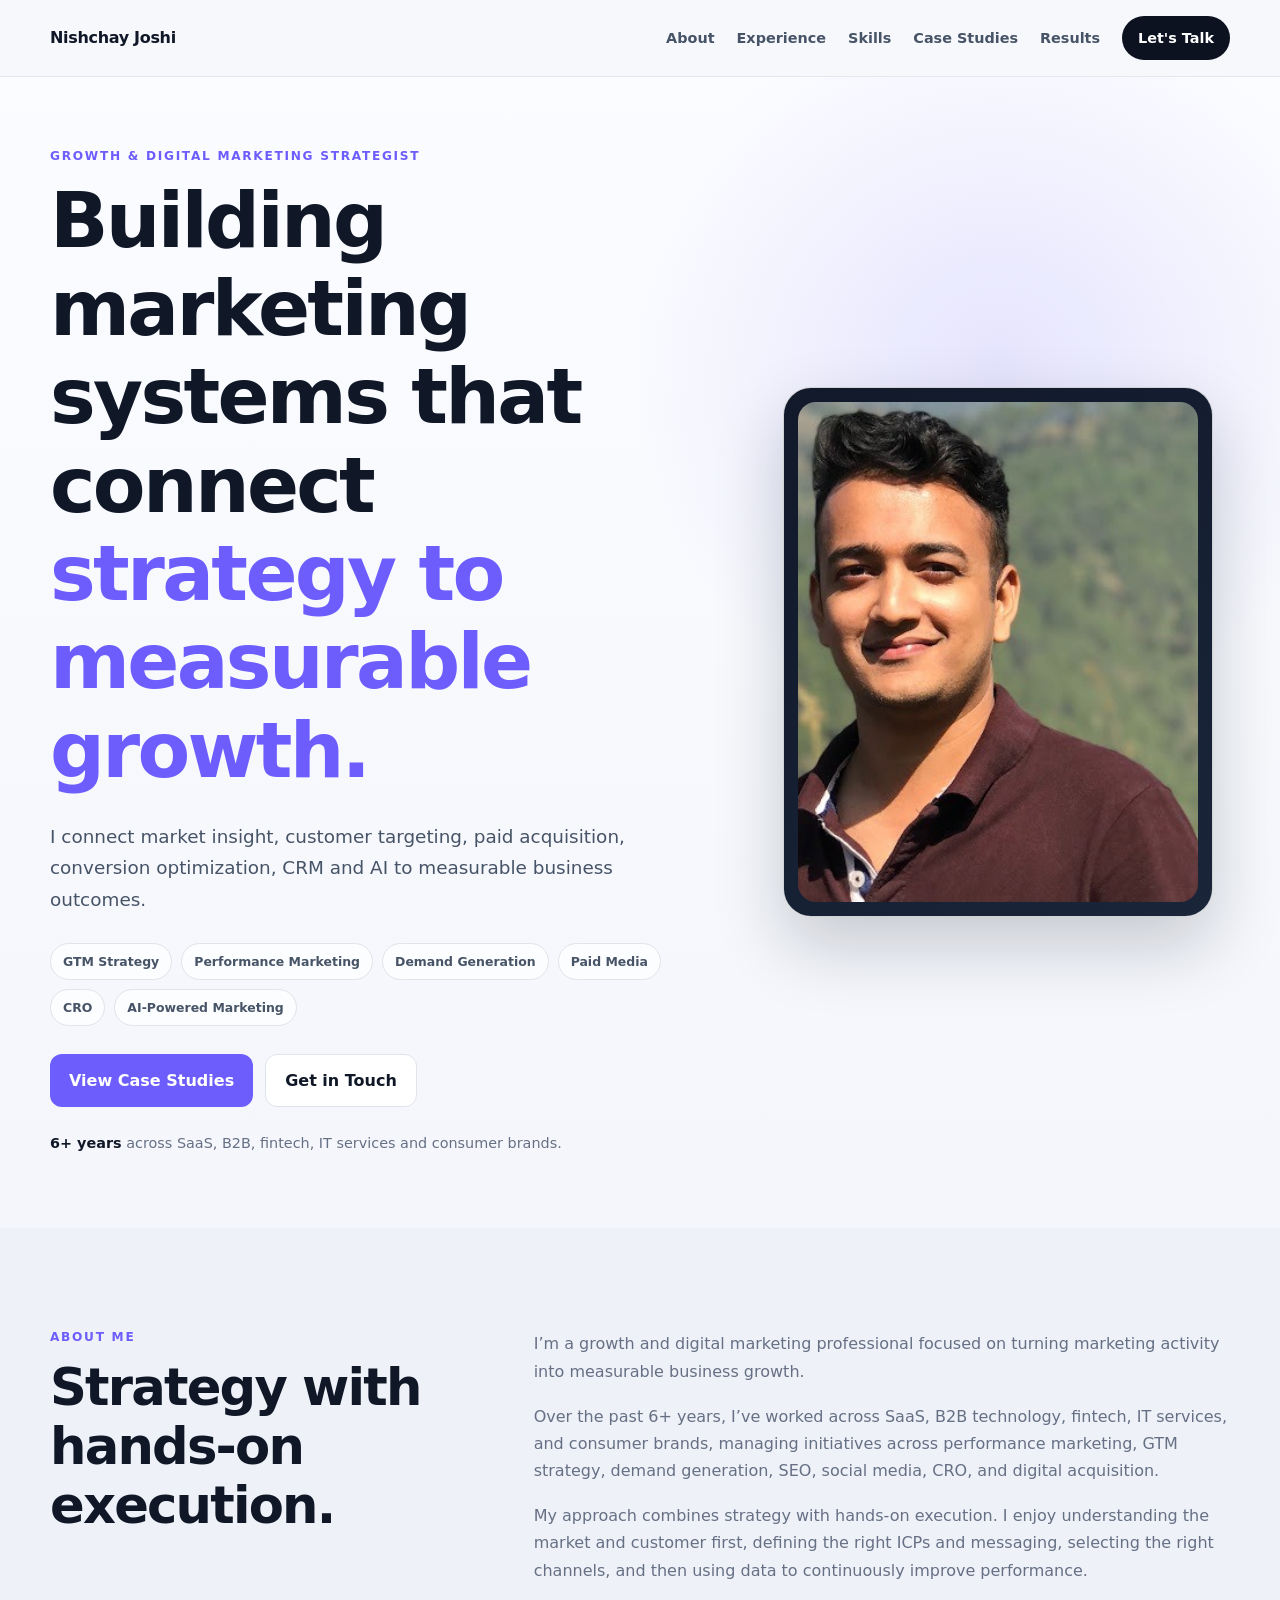
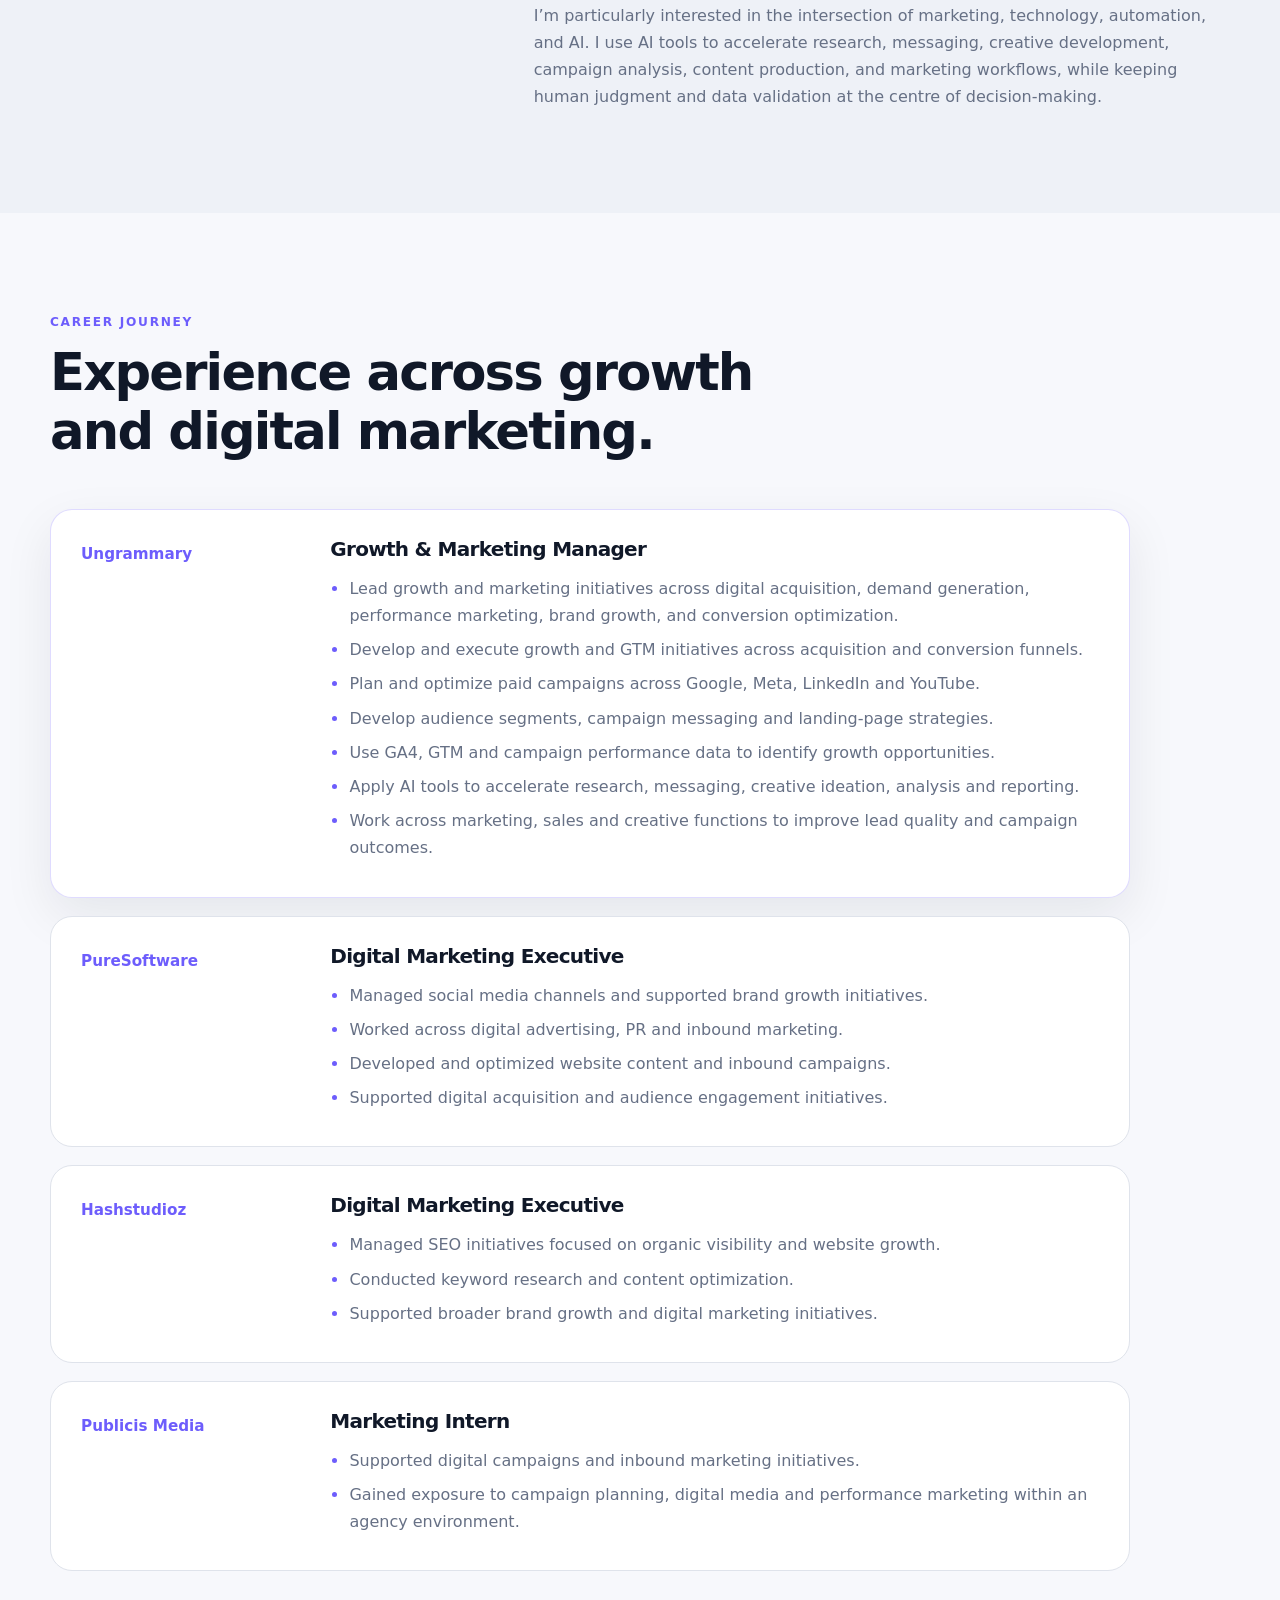
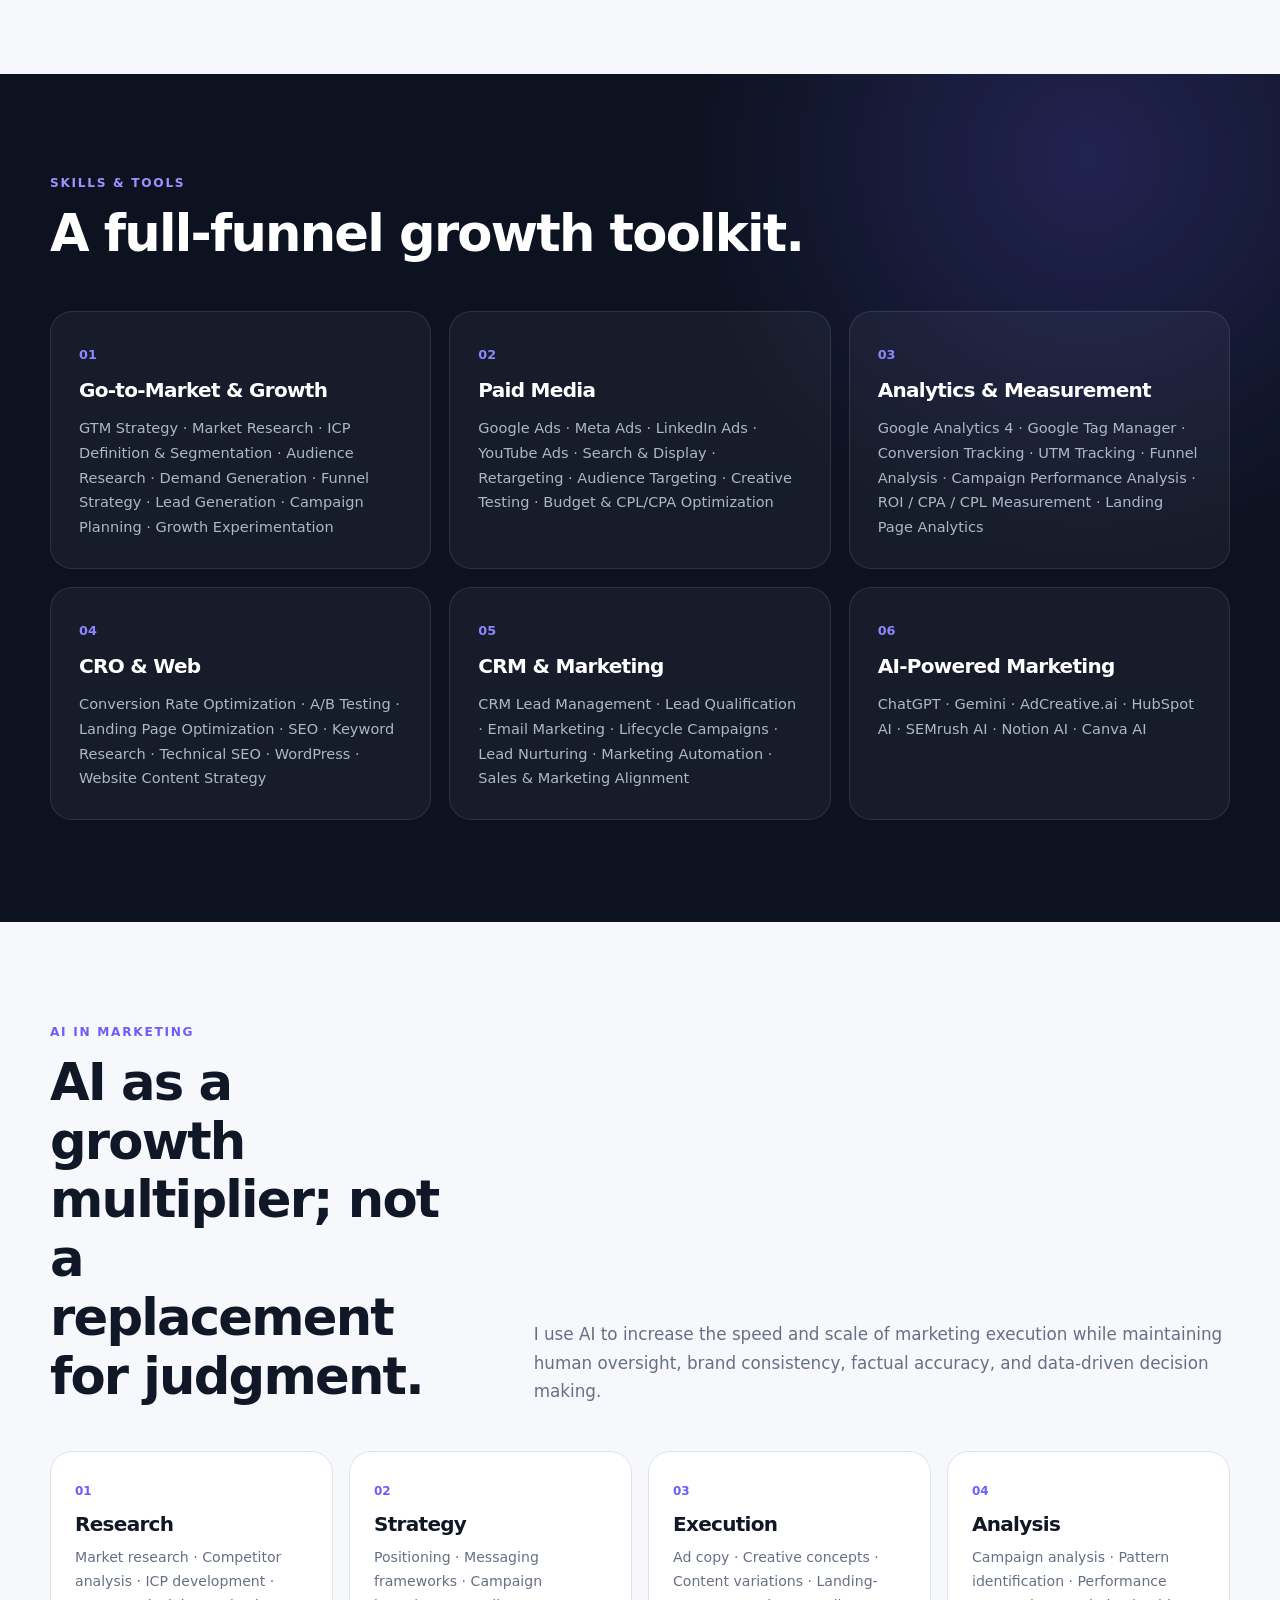
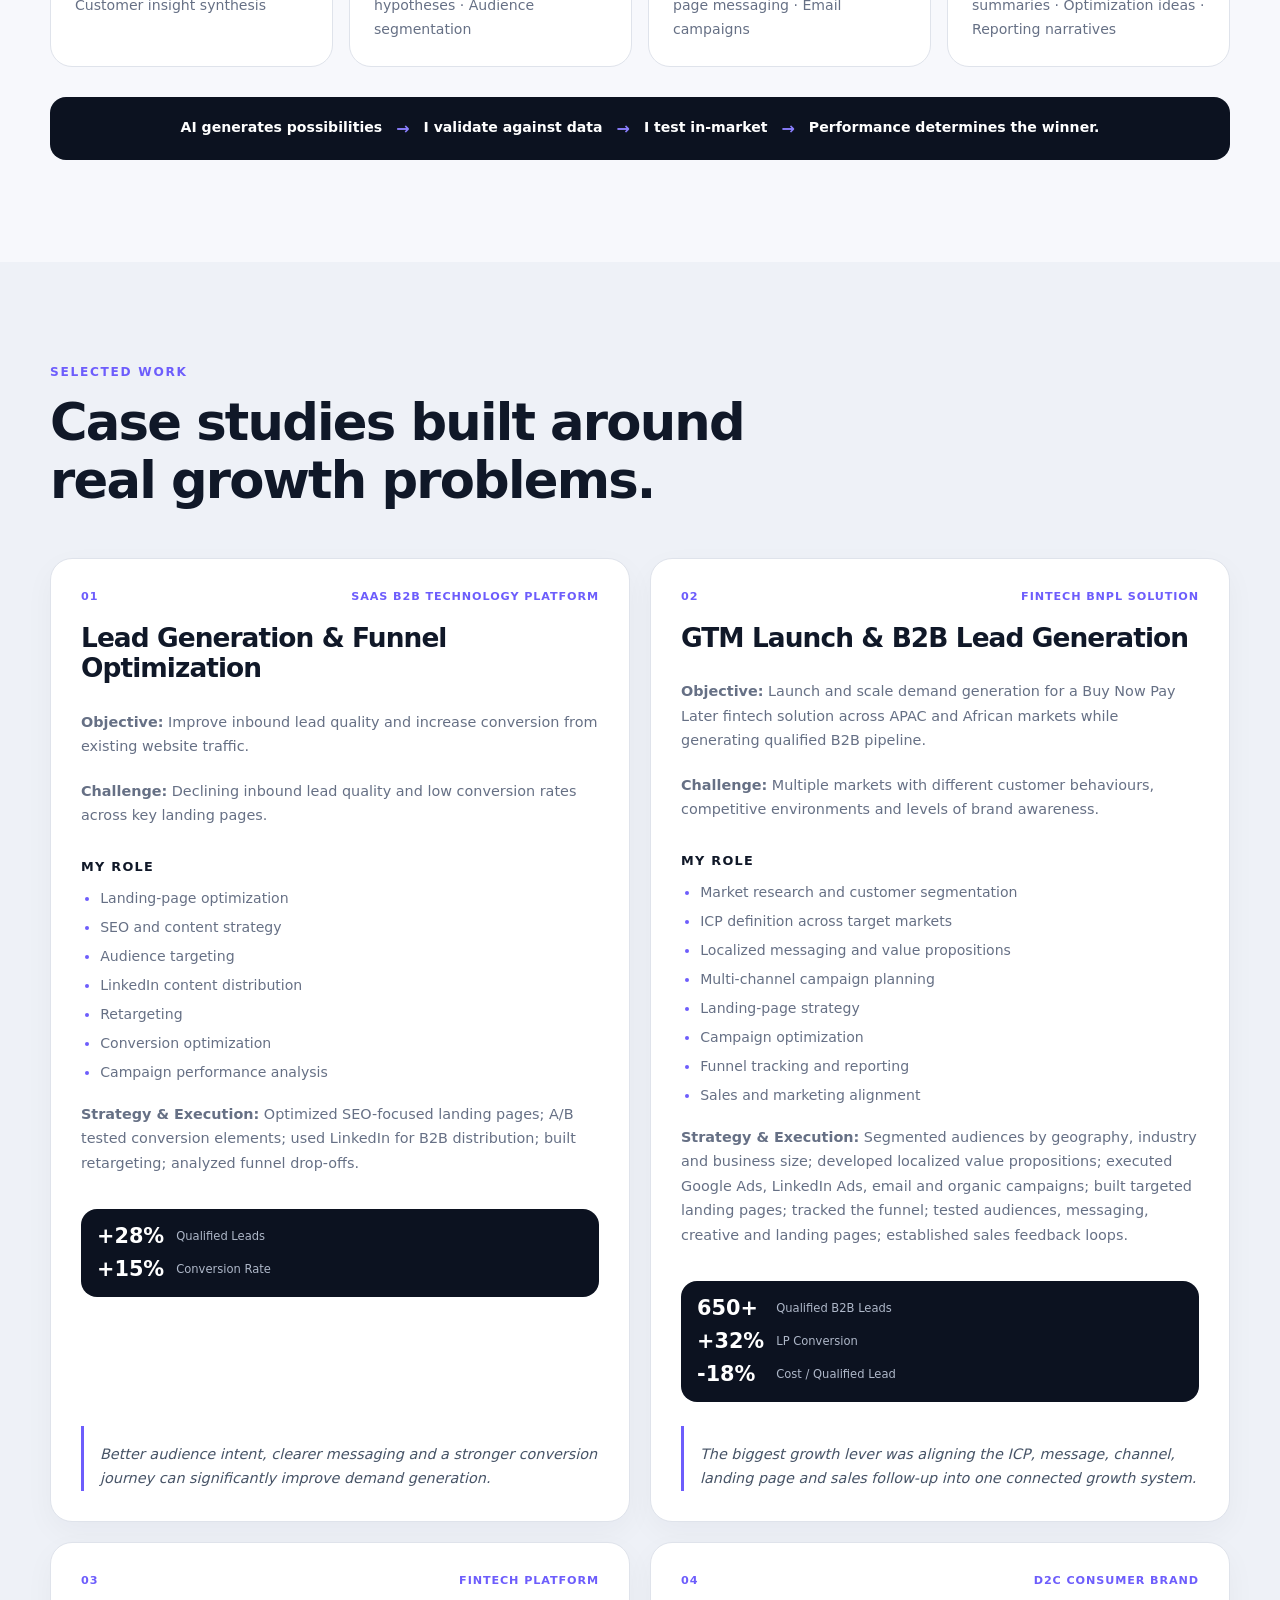
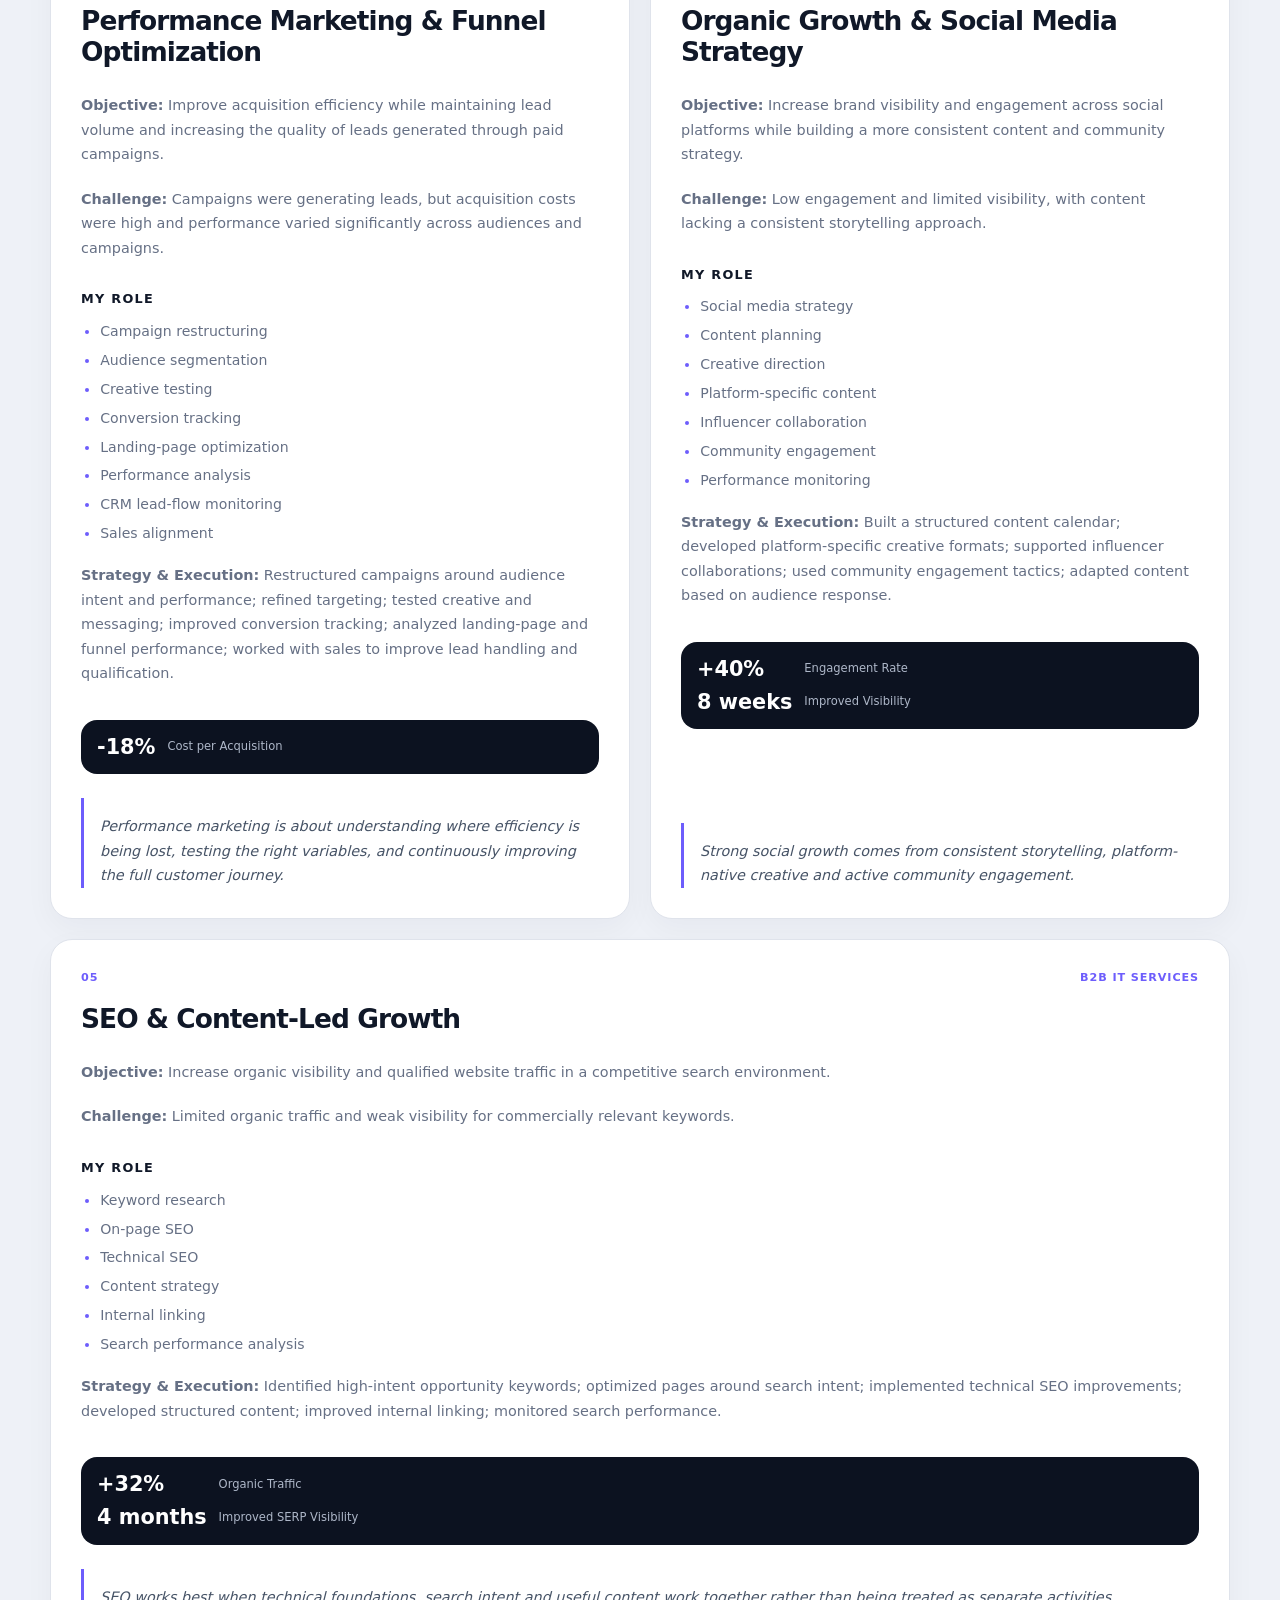
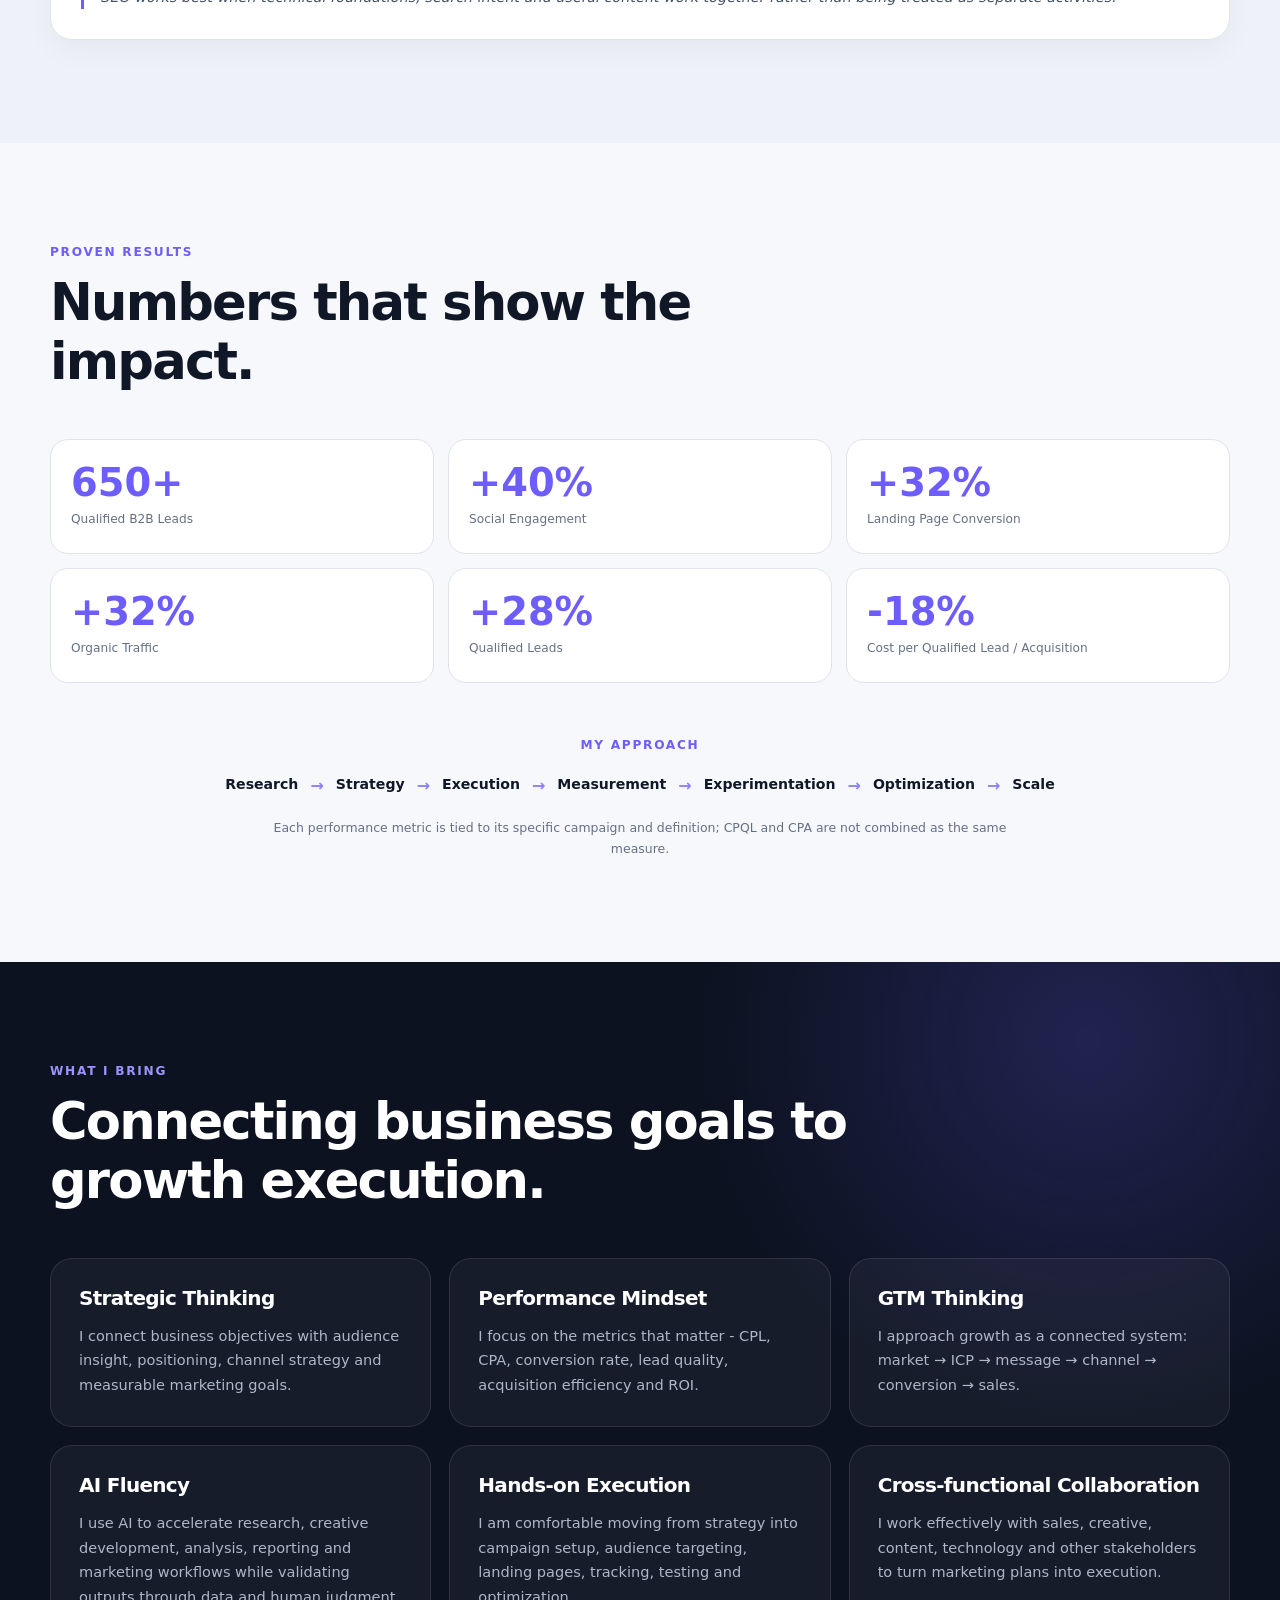
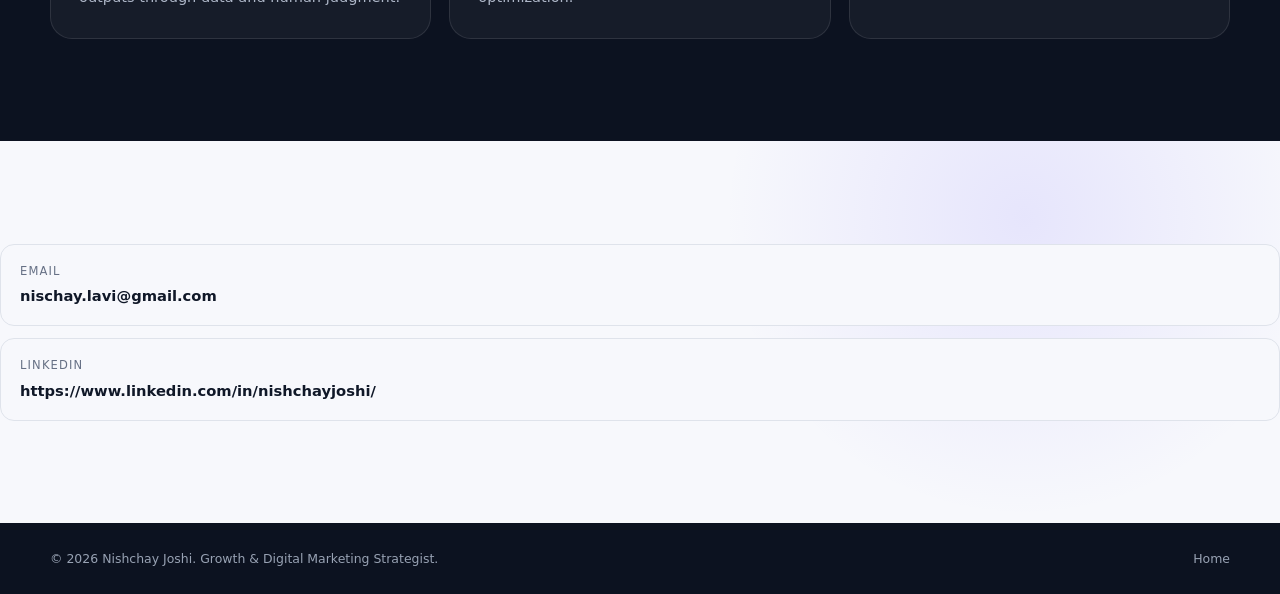
<file: index.html>
<!doctype html>
<html lang="en">
<head>
  <meta charset="utf-8">
  <meta name="viewport" content="width=device-width, initial-scale=1">
  <meta name="description" content="Nishchay Joshi — Growth & Digital Marketing Strategist. GTM Strategy, Performance Marketing, Demand Generation and AI-Powered Growth.">
  <meta name="author" content="Nishchay Joshi">
  <title>Nishchay Joshi | Growth & Digital Marketing Strategist</title>
  <link rel="stylesheet" href="style.css">
</head>

<body>
<header class="site-header">
  <div class="container nav-wrap">
    <a class="brand" href="./">Nishchay Joshi</a>
    <nav class="nav" aria-label="Main navigation">
      <a href="#about">About</a>
      <a href="#experience">Experience</a>
      <a href="#skills">Skills</a>
      <a href="#work">Case Studies</a>
      <a href="#results">Results</a>
      <a class="nav-button" href="#contact">Let's Talk</a>
    </nav>
  </div>
</header>

<main>
  <section class="hero" id="home">
    <div class="container hero-grid">
      <div class="hero-copy">
        <p class="eyebrow">Growth & Digital Marketing Strategist</p>
        <h1>Building marketing systems that connect <span>strategy to measurable growth.</span></h1>
        <p class="hero-text">
          I connect market insight, customer targeting, paid acquisition, conversion optimization,
          CRM and AI to measurable business outcomes.
        </p>

        <div class="chips">
          <span>GTM Strategy</span>
          <span>Performance Marketing</span>
          <span>Demand Generation</span>
          <span>Paid Media</span>
          <span>CRO</span>
          <span>AI-Powered Marketing</span>
        </div>

        <div class="actions">
          <a class="button primary" href="#work">View Case Studies</a>
          <a class="button secondary" href="#contact">Get in Touch</a>
        </div>

        <p class="small-note"><strong>6+ years</strong> across SaaS, B2B, fintech, IT services and consumer brands.</p>
      </div>

      <div class="hero-photo-wrap">
        <div class="hero-photo-card">
          <img src="portfolio-photo.jpeg" alt="Professional portrait" class="hero-photo">
          </div>
        </div>
      </div>
    </div>
  </section>

  <section class="section pale" id="about">
    <div class="container split">
      <div class="section-title">
        <p class="eyebrow">About Me</p>
        <h2>Strategy with hands-on execution.</h2>
      </div>
      <div class="copy">
        <p>I’m a growth and digital marketing professional focused on turning marketing activity into measurable business growth.</p>
        <p>Over the past 6+ years, I’ve worked across SaaS, B2B technology, fintech, IT services, and consumer brands, managing initiatives across performance marketing, GTM strategy, demand generation, SEO, social media, CRO, and digital acquisition.</p>
        <p>My approach combines strategy with hands-on execution. I enjoy understanding the market and customer first, defining the right ICPs and messaging, selecting the right channels, and then using data to continuously improve performance.</p>
        <p>I’m particularly interested in the intersection of marketing, technology, automation, and AI. I use AI tools to accelerate research, messaging, creative development, campaign analysis, content production, and marketing workflows, while keeping human judgment and data validation at the centre of decision-making.</p>
      </div>
    </div>
  </section>

  <section class="section" id="experience">
    <div class="container">
      <div class="section-head">
        <p class="eyebrow">Career Journey</p>
        <h2>Experience across growth and digital marketing.</h2>
      </div>

      <div class="experience-list">
        <article class="experience-card current">
          <div class="experience-meta">
            <strong>Ungrammary</strong>
          </div>
          <div>
            <h3>Growth & Marketing Manager</h3>
            <ul>
              <li>Lead growth and marketing initiatives across digital acquisition, demand generation, performance marketing, brand growth, and conversion optimization.</li>
              <li>Develop and execute growth and GTM initiatives across acquisition and conversion funnels.</li>
              <li>Plan and optimize paid campaigns across Google, Meta, LinkedIn and YouTube.</li>
              <li>Develop audience segments, campaign messaging and landing-page strategies.</li>
              <li>Use GA4, GTM and campaign performance data to identify growth opportunities.</li>
              <li>Apply AI tools to accelerate research, messaging, creative ideation, analysis and reporting.</li>
              <li>Work across marketing, sales and creative functions to improve lead quality and campaign outcomes.</li>
            </ul>
          </div>
        </article>

        <article class="experience-card">
          <div class="experience-meta"><strong>PureSoftware</strong></div>
          <div>
            <h3>Digital Marketing Executive</h3>
            <ul>
              <li>Managed social media channels and supported brand growth initiatives.</li>
              <li>Worked across digital advertising, PR and inbound marketing.</li>
              <li>Developed and optimized website content and inbound campaigns.</li>
              <li>Supported digital acquisition and audience engagement initiatives.</li>
            </ul>
          </div>
        </article>

        <article class="experience-card">
          <div class="experience-meta"><strong>Hashstudioz</strong></div>
          <div>
            <h3>Digital Marketing Executive</h3>
            <ul>
              <li>Managed SEO initiatives focused on organic visibility and website growth.</li>
              <li>Conducted keyword research and content optimization.</li>
              <li>Supported broader brand growth and digital marketing initiatives.</li>
            </ul>
          </div>
        </article>

        <article class="experience-card">
          <div class="experience-meta"><strong>Publicis Media</strong></div>
          <div>
            <h3>Marketing Intern</h3>
            <ul>
              <li>Supported digital campaigns and inbound marketing initiatives.</li>
              <li>Gained exposure to campaign planning, digital media and performance marketing within an agency environment.</li>
            </ul>
          </div>
        </article>
      </div>
    </div>
  </section>

  <section class="section dark" id="skills">
    <div class="container">
      <div class="section-head">
        <p class="eyebrow">Skills & Tools</p>
        <h2>A full-funnel growth toolkit.</h2>
      </div>

      <div class="skill-grid">
        <article><span class="num">01</span><h3>Go-to-Market & Growth</h3><p>GTM Strategy · Market Research · ICP Definition & Segmentation · Audience Research · Demand Generation · Funnel Strategy · Lead Generation · Campaign Planning · Growth Experimentation</p></article>
        <article><span class="num">02</span><h3>Paid Media</h3><p>Google Ads · Meta Ads · LinkedIn Ads · YouTube Ads · Search & Display · Retargeting · Audience Targeting · Creative Testing · Budget & CPL/CPA Optimization</p></article>
        <article><span class="num">03</span><h3>Analytics & Measurement</h3><p>Google Analytics 4 · Google Tag Manager · Conversion Tracking · UTM Tracking · Funnel Analysis · Campaign Performance Analysis · ROI / CPA / CPL Measurement · Landing Page Analytics</p></article>
        <article><span class="num">04</span><h3>CRO & Web</h3><p>Conversion Rate Optimization · A/B Testing · Landing Page Optimization · SEO · Keyword Research · Technical SEO · WordPress · Website Content Strategy</p></article>
        <article><span class="num">05</span><h3>CRM & Marketing</h3><p>CRM Lead Management · Lead Qualification · Email Marketing · Lifecycle Campaigns · Lead Nurturing · Marketing Automation · Sales & Marketing Alignment</p></article>
        <article><span class="num">06</span><h3>AI-Powered Marketing</h3><p>ChatGPT · Gemini · AdCreative.ai · HubSpot AI · SEMrush AI · Notion AI · Canva AI</p></article>
      </div>
    </div>
  </section>

  <section class="section" id="ai">
    <div class="container">
      <div class="split ai-top">
        <div class="section-title">
          <p class="eyebrow">AI in Marketing</p>
          <h2>AI as a growth multiplier; not a replacement for judgment.</h2>
        </div>
        <p class="copy">I use AI to increase the speed and scale of marketing execution while maintaining human oversight, brand consistency, factual accuracy, and data-driven decision making.</p>
      </div>

      <div class="ai-grid">
        <article><span>01</span><h3>Research</h3><p>Market research · Competitor analysis · ICP development · Customer insight synthesis</p></article>
        <article><span>02</span><h3>Strategy</h3><p>Positioning · Messaging frameworks · Campaign hypotheses · Audience segmentation</p></article>
        <article><span>03</span><h3>Execution</h3><p>Ad copy · Creative concepts · Content variations · Landing-page messaging · Email campaigns</p></article>
        <article><span>04</span><h3>Analysis</h3><p>Campaign analysis · Pattern identification · Performance summaries · Optimization ideas · Reporting narratives</p></article>
      </div>

      <div class="workflow">
        <span>AI generates possibilities</span><b>→</b><span>I validate against data</span><b>→</b><span>I test in-market</span><b>→</b><span>Performance determines the winner.</span>
      </div>
    </div>
  </section>

  <section class="section pale" id="work">
    <div class="container">
      <div class="section-head">
        <p class="eyebrow">Selected Work</p>
        <h2>Case studies built around real growth problems.</h2>
      </div>

      <div class="case-grid">
        <article class="case">
          <div class="case-label"><span>01</span><span>SaaS B2B Technology Platform</span></div>
          <h3>Lead Generation & Funnel Optimization</h3>
          <p><strong>Objective:</strong> Improve inbound lead quality and increase conversion from existing website traffic.</p>
          <p><strong>Challenge:</strong> Declining inbound lead quality and low conversion rates across key landing pages.</p>
          <h4>My Role</h4>
          <ul><li>Landing-page optimization</li><li>SEO and content strategy</li><li>Audience targeting</li><li>LinkedIn content distribution</li><li>Retargeting</li><li>Conversion optimization</li><li>Campaign performance analysis</li></ul>
          <p><strong>Strategy & Execution:</strong> Optimized SEO-focused landing pages; A/B tested conversion elements; used LinkedIn for B2B distribution; built retargeting; analyzed funnel drop-offs.</p>
          <div class="metric-row"><strong>+28%</strong><span>Qualified Leads</span><strong>+15%</strong><span>Conversion Rate</span></div>
          <blockquote>Better audience intent, clearer messaging and a stronger conversion journey can significantly improve demand generation.</blockquote>
        </article>

        <article class="case">
          <div class="case-label"><span>02</span><span>Fintech BNPL Solution</span></div>
          <h3>GTM Launch & B2B Lead Generation</h3>
          <p><strong>Objective:</strong> Launch and scale demand generation for a Buy Now Pay Later fintech solution across APAC and African markets while generating qualified B2B pipeline.</p>
          <p><strong>Challenge:</strong> Multiple markets with different customer behaviours, competitive environments and levels of brand awareness.</p>
          <h4>My Role</h4>
          <ul><li>Market research and customer segmentation</li><li>ICP definition across target markets</li><li>Localized messaging and value propositions</li><li>Multi-channel campaign planning</li><li>Landing-page strategy</li><li>Campaign optimization</li><li>Funnel tracking and reporting</li><li>Sales and marketing alignment</li></ul>
          <p><strong>Strategy & Execution:</strong> Segmented audiences by geography, industry and business size; developed localized value propositions; executed Google Ads, LinkedIn Ads, email and organic campaigns; built targeted landing pages; tracked the funnel; tested audiences, messaging, creative and landing pages; established sales feedback loops.</p>
          <div class="metric-row"><strong>650+</strong><span>Qualified B2B Leads</span><strong>+32%</strong><span>LP Conversion</span><strong>-18%</strong><span>Cost / Qualified Lead</span></div>
          <blockquote>The biggest growth lever was aligning the ICP, message, channel, landing page and sales follow-up into one connected growth system.</blockquote>
        </article>

        <article class="case">
          <div class="case-label"><span>03</span><span>Fintech Platform</span></div>
          <h3>Performance Marketing & Funnel Optimization</h3>
          <p><strong>Objective:</strong> Improve acquisition efficiency while maintaining lead volume and increasing the quality of leads generated through paid campaigns.</p>
          <p><strong>Challenge:</strong> Campaigns were generating leads, but acquisition costs were high and performance varied significantly across audiences and campaigns.</p>
          <h4>My Role</h4>
          <ul><li>Campaign restructuring</li><li>Audience segmentation</li><li>Creative testing</li><li>Conversion tracking</li><li>Landing-page optimization</li><li>Performance analysis</li><li>CRM lead-flow monitoring</li><li>Sales alignment</li></ul>
          <p><strong>Strategy & Execution:</strong> Restructured campaigns around audience intent and performance; refined targeting; tested creative and messaging; improved conversion tracking; analyzed landing-page and funnel performance; worked with sales to improve lead handling and qualification.</p>
          <div class="metric-row"><strong>-18%</strong><span>Cost per Acquisition</span></div>
          <blockquote>Performance marketing is about understanding where efficiency is being lost, testing the right variables, and continuously improving the full customer journey.</blockquote>
        </article>

        <article class="case">
          <div class="case-label"><span>04</span><span>D2C Consumer Brand</span></div>
          <h3>Organic Growth & Social Media Strategy</h3>
          <p><strong>Objective:</strong> Increase brand visibility and engagement across social platforms while building a more consistent content and community strategy.</p>
          <p><strong>Challenge:</strong> Low engagement and limited visibility, with content lacking a consistent storytelling approach.</p>
          <h4>My Role</h4>
          <ul><li>Social media strategy</li><li>Content planning</li><li>Creative direction</li><li>Platform-specific content</li><li>Influencer collaboration</li><li>Community engagement</li><li>Performance monitoring</li></ul>
          <p><strong>Strategy & Execution:</strong> Built a structured content calendar; developed platform-specific creative formats; supported influencer collaborations; used community engagement tactics; adapted content based on audience response.</p>
          <div class="metric-row"><strong>+40%</strong><span>Engagement Rate</span><strong>8 weeks</strong><span>Improved Visibility</span></div>
          <blockquote>Strong social growth comes from consistent storytelling, platform-native creative and active community engagement.</blockquote>
        </article>

        <article class="case">
          <div class="case-label"><span>05</span><span>B2B IT Services</span></div>
          <h3>SEO & Content-Led Growth</h3>
          <p><strong>Objective:</strong> Increase organic visibility and qualified website traffic in a competitive search environment.</p>
          <p><strong>Challenge:</strong> Limited organic traffic and weak visibility for commercially relevant keywords.</p>
          <h4>My Role</h4>
          <ul><li>Keyword research</li><li>On-page SEO</li><li>Technical SEO</li><li>Content strategy</li><li>Internal linking</li><li>Search performance analysis</li></ul>
          <p><strong>Strategy & Execution:</strong> Identified high-intent opportunity keywords; optimized pages around search intent; implemented technical SEO improvements; developed structured content; improved internal linking; monitored search performance.</p>
          <div class="metric-row"><strong>+32%</strong><span>Organic Traffic</span><strong>4 months</strong><span>Improved SERP Visibility</span></div>
          <blockquote>SEO works best when technical foundations, search intent and useful content work together rather than being treated as separate activities.</blockquote>
        </article>
      </div>
    </div>
  </section>

  <section class="section" id="results">
    <div class="container">
      <div class="section-head">
        <p class="eyebrow">Proven Results</p>
        <h2>Numbers that show the impact.</h2>
      </div>
      <div class="results-grid">
        <div><strong>650+</strong><span>Qualified B2B Leads</span></div>
        <div><strong>+40%</strong><span>Social Engagement</span></div>
        <div><strong>+32%</strong><span>Landing Page Conversion</span></div>
        <div><strong>+32%</strong><span>Organic Traffic</span></div>
        <div><strong>+28%</strong><span>Qualified Leads</span></div>
        <div><strong>-18%</strong><span>Cost per Qualified Lead / Acquisition</span></div>
      </div>

      <div class="approach">
        <p class="eyebrow">My Approach</p>
        <div class="approach-flow">
          <span>Research</span><b>→</b><span>Strategy</span><b>→</b><span>Execution</span><b>→</b><span>Measurement</span><b>→</b><span>Experimentation</span><b>→</b><span>Optimization</span><b>→</b><span>Scale</span>
        </div>
        <p class="fine-print">Each performance metric is tied to its specific campaign and definition; CPQL and CPA are not combined as the same measure.</p>
      </div>
    </div>
  </section>

  <section class="section dark">
    <div class="container">
      <div class="section-head">
        <p class="eyebrow">What I Bring</p>
        <h2>Connecting business goals to growth execution.</h2>
      </div>
      <div class="value-grid">
        <article><h3>Strategic Thinking</h3><p>I connect business objectives with audience insight, positioning, channel strategy and measurable marketing goals.</p></article>
        <article><h3>Performance Mindset</h3><p>I focus on the metrics that matter - CPL, CPA, conversion rate, lead quality, acquisition efficiency and ROI.</p></article>
        <article><h3>GTM Thinking</h3><p>I approach growth as a connected system: market → ICP → message → channel → conversion → sales.</p></article>
        <article><h3>AI Fluency</h3><p>I use AI to accelerate research, creative development, analysis, reporting and marketing workflows while validating outputs through data and human judgment.</p></article>
        <article><h3>Hands-on Execution</h3><p>I am comfortable moving from strategy into campaign setup, audience targeting, landing pages, tracking, testing and optimization.</p></article>
        <article><h3>Cross-functional Collaboration</h3><p>I work effectively with sales, creative, content, technology and other stakeholders to turn marketing plans into execution.</p></article>
      </div>
    </div>
  </section>

  <section class="section contact" id="contact">
      <div class="contact-links">
        <a href="mailto:nischay.lavi@gmail.com"><small>Email</small><strong>nischay.lavi@gmail.com</strong></a>
        <div><small>LinkedIn</small><strong>https://www.linkedin.com/in/nishchayjoshi/</strong></div>
      </div>
    </div>
  </section>
</main>

<footer>
  <div class="container footer-inner">
    <span>© 2026 Nishchay Joshi. Growth & Digital Marketing Strategist.</span>
    <a href="./">Home</a>
  </div>
</footer>
</body>
</html>
</file>
<file: style.css>
/* Nishchay Joshi Portfolio — alignment/spacing pass
   Content is unchanged. This stylesheet is aligned to the classes used by index.html.
*/

:root {
  --bg: #f7f8fc;
  --surface: #ffffff;
  --surface-2: #eef1f7;
  --text: #101828;
  --muted: #667085;
  --line: #dfe3eb;
  --dark: #0c1220;
  --dark-2: #141d2e;
  --accent: #6d5dfc;
  --accent-2: #8b7fff;
  --green: #35c48a;
  --shadow: 0 18px 50px rgba(16, 24, 40, 0.08);
  --radius: 22px;
  --max: 1180px;
  --section-space: clamp(72px, 8vw, 108px);
}

* {
  margin: 0;
  padding: 0;
  box-sizing: border-box;
}

html {
  scroll-behavior: smooth;
  scroll-padding-top: 82px;
}

body {
  font-family: Inter, ui-sans-serif, system-ui, -apple-system, BlinkMacSystemFont, "Segoe UI", sans-serif;
  color: var(--text);
  background: var(--bg);
  line-height: 1.7;
  -webkit-font-smoothing: antialiased;
  overflow-x: hidden;
}

a {
  color: inherit;
  text-decoration: none;
}

img {
  max-width: 100%;
  display: block;
}

ul {
  padding-left: 1.2rem;
}

li::marker {
  color: var(--accent);
}

.container {
  width: min(var(--max), calc(100% - 48px));
  margin-inline: auto;
}

.section {
  padding: var(--section-space) 0;
}

.pale {
  background: var(--surface-2);
}

.dark {
  color: #fff;
  background:
    radial-gradient(circle at 85% 10%, rgba(109, 93, 252, 0.22), transparent 30%),
    var(--dark);
}

h1,
h2,
h3,
h4 {
  line-height: 1.15;
  letter-spacing: -0.035em;
}

h2 {
  font-size: clamp(2rem, 4vw, 3.35rem);
}

h3 {
  font-size: 1.25rem;
}

p {
  color: var(--muted);
}

.eyebrow {
  color: var(--accent);
  text-transform: uppercase;
  letter-spacing: .14em;
  font-weight: 800;
  font-size: .76rem;
  line-height: 1.3;
  margin-bottom: 12px;
}

.dark .eyebrow {
  color: #9d93ff;
}

/* Header */
.site-header {
  position: sticky;
  top: 0;
  z-index: 100;
  background: rgba(247, 248, 252, .90);
  border-bottom: 1px solid rgba(223, 227, 235, .8);
  backdrop-filter: blur(16px);
}

.nav-wrap {
  min-height: 76px;
  display: flex;
  align-items: center;
  justify-content: space-between;
  gap: 28px;
}

.brand {
  flex: 0 0 auto;
  font-weight: 800;
  letter-spacing: -.02em;
}

.nav {
  display: flex;
  align-items: center;
  justify-content: flex-end;
  gap: 22px;
  font-size: .9rem;
  font-weight: 650;
}

.nav a {
  color: #475467;
  transition: color .2s ease, transform .2s ease;
}

.nav a:hover {
  color: var(--accent);
}

.nav .nav-button {
  color: #fff;
  background: var(--dark);
  padding: 10px 16px;
  border-radius: 999px;
}

.nav .nav-button:hover {
  color: #fff;
  transform: translateY(-1px);
}

/* Hero */
.hero {
  min-height: calc(100vh - 76px);
  display: flex;
  align-items: center;
  background:
    radial-gradient(circle at 78% 25%, rgba(109, 93, 252, .14), transparent 28%),
    linear-gradient(180deg, #fbfcff 0%, #f4f6fb 100%);
  padding: 72px 0;
}

.hero-grid {
  display: grid;
  grid-template-columns: minmax(0, 1.15fr) minmax(300px, .85fr);
  align-items: center;
  gap: clamp(48px, 7vw, 86px);
}

.hero-copy {
  min-width: 0;
}

.hero h1 {
  max-width: 850px;
  font-size: clamp(3rem, 6vw, 5.8rem);
  margin-bottom: 26px;
}

.hero h1 span {
  color: var(--accent);
}

.hero-text {
  max-width: 720px;
  font-size: 1.15rem;
  color: #475467;
}

.chips {
  display: flex;
  flex-wrap: wrap;
  gap: 9px;
  margin: 28px 0;
}

.chips span {
  padding: 7px 12px;
  border: 1px solid var(--line);
  border-radius: 999px;
  background: rgba(255, 255, 255, .72);
  font-size: .78rem;
  font-weight: 700;
  color: #475467;
}

.actions {
  display: flex;
  flex-wrap: wrap;
  gap: 12px;
  margin-bottom: 24px;
}

.button {
  display: inline-flex;
  align-items: center;
  justify-content: center;
  min-height: 46px;
  padding: 12px 19px;
  border-radius: 12px;
  font-weight: 800;
  transition: transform .2s ease, box-shadow .2s ease;
}

.button:hover {
  transform: translateY(-2px);
  box-shadow: var(--shadow);
}

.button.primary {
  color: #fff;
  background: var(--accent);
}

.button.secondary {
  background: #fff;
  border: 1px solid var(--line);
}

.small-note {
  font-size: .9rem;
}

.small-note strong {
  color: var(--text);
}

.hero-photo-wrap {
  width: 100%;
  display: flex;
  justify-content: center;
}

.hero-photo-card {
  width: min(100%, 430px);
  padding: 14px;
  border: 1px solid rgba(255, 255, 255, .8);
  border-radius: 28px;
  background: linear-gradient(145deg, #11192a, #1a253a);
  box-shadow: 0 30px 70px rgba(12, 18, 32, .20);
}

.hero-photo {
  width: 100%;
  aspect-ratio: 4 / 5;
  object-fit: cover;
  object-position: center top;
  border-radius: 18px;
}

/* Section headings and two-column layouts */
.section-head {
  max-width: 800px;
  margin-bottom: 48px;
}

.section-title {
  min-width: 0;
}

.split {
  display: grid;
  grid-template-columns: minmax(260px, .72fr) minmax(0, 1.28fr);
  gap: clamp(48px, 8vw, 92px);
  align-items: start;
}

.copy {
  min-width: 0;
  max-width: 780px;
}

.copy p + p {
  margin-top: 18px;
}

.copy p {
  font-size: 1rem;
}

/* Experience */
.experience-list {
  display: grid;
  gap: 18px;
  max-width: 1080px;
}

.experience-card {
  display: grid;
  grid-template-columns: minmax(150px, .28fr) minmax(0, 1fr);
  gap: 34px;
  align-items: start;
  padding: 28px 30px;
  border: 1px solid var(--line);
  border-radius: var(--radius);
  background: var(--surface);
}

.experience-card.current {
  box-shadow: var(--shadow);
  border-color: rgba(109, 93, 252, .22);
}

.experience-meta {
  padding-top: 2px;
}

.experience-meta strong {
  color: var(--accent);
  font-size: .95rem;
}

.experience-card h3 {
  margin-bottom: 14px;
}

.experience-card ul {
  margin: 0;
}

.experience-card li {
  color: var(--muted);
  margin: 7px 0;
}

/* Skills */
.skill-grid {
  display: grid;
  grid-template-columns: repeat(3, minmax(0, 1fr));
  gap: 18px;
}

.skill-grid article {
  min-height: 100%;
  padding: 28px;
  border: 1px solid rgba(255,255,255,.10);
  border-radius: var(--radius);
  background: rgba(255,255,255,.045);
}

.skill-grid .num {
  color: #8f85ff;
  font-weight: 800;
  font-size: .8rem;
}

.skill-grid h3 {
  margin: 12px 0 14px;
}

.skill-grid p,
.value-grid p {
  color: #aeb7c8;
  font-size: .91rem;
}

/* AI */
.ai-top {
  margin-bottom: 45px;
}

.ai-top .copy {
  align-self: end;
  font-size: 1.05rem;
}

.ai-grid {
  display: grid;
  grid-template-columns: repeat(4, minmax(0, 1fr));
  gap: 16px;
}

.ai-grid article {
  min-height: 100%;
  padding: 24px;
  border: 1px solid var(--line);
  background: var(--surface);
  border-radius: var(--radius);
}

.ai-grid article > span {
  color: var(--accent);
  font-size: .75rem;
  font-weight: 800;
}

.ai-grid h3 {
  margin: 10px 0;
}

.ai-grid p {
  font-size: .88rem;
}

.workflow {
  margin-top: 30px;
  padding: 18px;
  border-radius: 16px;
  background: var(--dark);
  color: #fff;
  display: flex;
  flex-wrap: wrap;
  align-items: center;
  justify-content: center;
  gap: 10px 14px;
  text-align: center;
}

.workflow span {
  font-weight: 750;
  font-size: .88rem;
}

.workflow b,
.approach-flow b {
  color: var(--accent-2);
}

/* Case studies */
.case-grid {
  display: grid;
  grid-template-columns: repeat(2, minmax(0, 1fr));
  gap: 20px;
  align-items: stretch;
}

.case {
  display: flex;
  flex-direction: column;
  min-width: 0;
  padding: 30px;
  border: 1px solid var(--line);
  border-radius: var(--radius);
  background: var(--surface);
  box-shadow: 0 10px 30px rgba(16, 24, 40, .04);
}

.case:nth-child(5) {
  grid-column: 1 / -1;
}

.case-label {
  display: flex;
  justify-content: space-between;
  align-items: flex-start;
  gap: 15px;
  color: var(--accent);
  text-transform: uppercase;
  letter-spacing: .08em;
  font-weight: 800;
  font-size: .7rem;
  line-height: 1.4;
  margin-bottom: 18px;
}

.case h3 {
  font-size: 1.65rem;
  margin-bottom: 16px;
}

.case h4 {
  margin: 22px 0 8px;
  font-size: .8rem;
  text-transform: uppercase;
  letter-spacing: .1em;
}

.case p {
  font-size: .9rem;
  margin: 10px 0;
}

.case ul {
  margin-bottom: 2px;
}

.case li {
  color: var(--muted);
  font-size: .88rem;
  margin: 5px 0;
}

.metric-row {
  display: grid;
  grid-template-columns: auto minmax(0, 1fr);
  gap: 10px 12px;
  align-items: center;
  margin: 24px 0;
  padding: 16px;
  border-radius: 16px;
  background: var(--dark);
}

.metric-row strong {
  color: #fff;
  font-size: 1.3rem;
  line-height: 1.1;
  white-space: nowrap;
}

.metric-row span {
  color: #aeb7c8;
  font-size: .72rem;
  line-height: 1.35;
}

blockquote {
  margin-top: auto;
  padding: 16px 0 0 16px;
  border-left: 3px solid var(--accent);
  color: #475467;
  font-size: .9rem;
  font-style: italic;
}

/* Results */
.results-grid {
  display: grid;
  grid-template-columns: repeat(3, minmax(0, 1fr));
  gap: 14px;
}

.results-grid > div {
  min-width: 0;
  padding: 24px 20px;
  border: 1px solid var(--line);
  border-radius: 18px;
  background: var(--surface);
}

.results-grid strong {
  display: block;
  color: var(--accent);
  font-size: clamp(1.7rem, 3vw, 2.4rem);
  line-height: 1;
}

.results-grid span {
  display: block;
  margin-top: 9px;
  color: var(--muted);
  font-size: .76rem;
  line-height: 1.45;
}

.approach {
  margin-top: 55px;
  text-align: center;
}

.approach-flow {
  display: flex;
  flex-wrap: wrap;
  align-items: center;
  justify-content: center;
  gap: 10px 12px;
  margin-top: 18px;
}

.approach-flow span {
  font-weight: 750;
  font-size: .88rem;
}

.fine-print {
  max-width: 760px;
  margin: 18px auto 0;
  font-size: .78rem;
}

/* What I Bring */
.value-grid {
  display: grid;
  grid-template-columns: repeat(3, minmax(0, 1fr));
  gap: 18px;
}

.value-grid article {
  min-height: 100%;
  padding: 28px;
  border: 1px solid rgba(255,255,255,.1);
  border-radius: var(--radius);
  background: rgba(255,255,255,.045);
}

.value-grid h3 {
  margin-bottom: 14px;
}

/* Contact */
.contact {
  background:
    radial-gradient(circle at 80% 20%, rgba(109, 93, 252, .12), transparent 28%),
    var(--bg);
}

.contact-box {
  display: grid;
  grid-template-columns: minmax(0, 1.1fr) minmax(300px, .9fr);
  gap: clamp(40px, 7vw, 70px);
  align-items: center;
  padding: 60px;
  border: 1px solid var(--line);
  border-radius: 30px;
  background: var(--surface);
  box-shadow: var(--shadow);
}

.contact-box h2 {
  margin-bottom: 18px;
}

.contact-box > div:first-child > p {
  max-width: 680px;
}

.location {
  margin-top: 18px;
  font-size: .88rem;
}

.contact-links {
  display: grid;
  gap: 12px;
}

.contact-links > a,
.contact-links > div {
  display: block;
  min-width: 0;
  padding: 17px 19px;
  border: 1px solid var(--line);
  border-radius: 14px;
  background: var(--bg);
}

.contact-links small {
  display: block;
  color: var(--muted);
  font-size: .72rem;
  text-transform: uppercase;
  letter-spacing: .1em;
}

.contact-links strong {
  display: block;
  margin-top: 2px;
  font-size: .92rem;
  overflow-wrap: anywhere;
}

.contact-links a {
  transition: transform .2s ease, border-color .2s ease;
}

.contact-links a:hover {
  transform: translateY(-2px);
  border-color: var(--accent);
}

/* Footer */
footer {
  padding: 25px 0;
  background: var(--dark);
  color: #fff;
}

.footer-inner {
  display: flex;
  align-items: center;
  justify-content: space-between;
  gap: 20px;
}

.footer-inner span,
.footer-inner a {
  color: #98a2b3;
  font-size: .78rem;
}

.footer-inner a:hover {
  color: #fff;
}

/* Tablet */
@media (max-width: 980px) {
  .nav {
    gap: 14px;
  }

  .hero-grid,
  .split,
  .contact-box {
    grid-template-columns: 1fr;
  }

  .hero-grid {
    gap: 48px;
  }

  .hero-copy {
    max-width: 850px;
  }

  .hero-photo-wrap {
    justify-content: flex-start;
  }

  .hero-photo-card {
    width: min(100%, 480px);
  }

  .skill-grid,
  .value-grid {
    grid-template-columns: repeat(2, minmax(0, 1fr));
  }

  .ai-grid {
    grid-template-columns: repeat(2, minmax(0, 1fr));
  }

  .results-grid {
    grid-template-columns: repeat(3, minmax(0, 1fr));
  }

  .contact-box {
    gap: 35px;
  }
}

/* Mobile */
@media (max-width: 720px) {
  .container {
    width: min(var(--max), calc(100% - 28px));
  }

  .section {
    padding: 72px 0;
  }

  .site-header {
    position: static;
  }

  .nav-wrap {
    align-items: flex-start;
    padding: 15px 0;
    flex-direction: column;
  }

  .nav {
    width: 100%;
    overflow-x: auto;
    padding-bottom: 3px;
    gap: 17px;
    justify-content: flex-start;
  }

  .nav a {
    white-space: nowrap;
  }

  .nav .nav-button {
    display: none;
  }

  .hero {
    min-height: auto;
    padding-top: 72px;
  }

  .hero h1 {
    font-size: clamp(2.65rem, 13vw, 4rem);
  }

  .hero-text {
    font-size: 1rem;
  }

  .hero-photo-wrap {
    justify-content: center;
  }

  .chips span {
    font-size: .72rem;
  }

  .split,
  .skill-grid,
  .value-grid,
  .ai-grid,
  .case-grid,
  .results-grid {
    grid-template-columns: 1fr;
  }

  .case:nth-child(5) {
    grid-column: auto;
  }

  .section-head {
    margin-bottom: 36px;
  }

  .experience-card {
    grid-template-columns: 1fr;
    gap: 12px;
    padding: 24px;
  }

  .experience-meta {
    padding-top: 0;
  }

  .case {
    padding: 24px;
  }

  .case-label {
    flex-direction: column;
    gap: 5px;
  }

  .metric-row {
    grid-template-columns: auto minmax(0, 1fr);
  }

  .contact-box {
    padding: 30px 22px;
  }

  .workflow,
  .approach-flow {
    justify-content: flex-start;
    text-align: left;
  }

  .footer-inner {
    align-items: flex-start;
    flex-direction: column;
  }
}

@media (max-width: 420px) {
  .results-grid {
    grid-template-columns: 1fr;
  }

  .actions {
    flex-direction: column;
  }

  .button {
    width: 100%;
  }

  .hero-photo-card {
    padding: 10px;
  }
}
</file>
